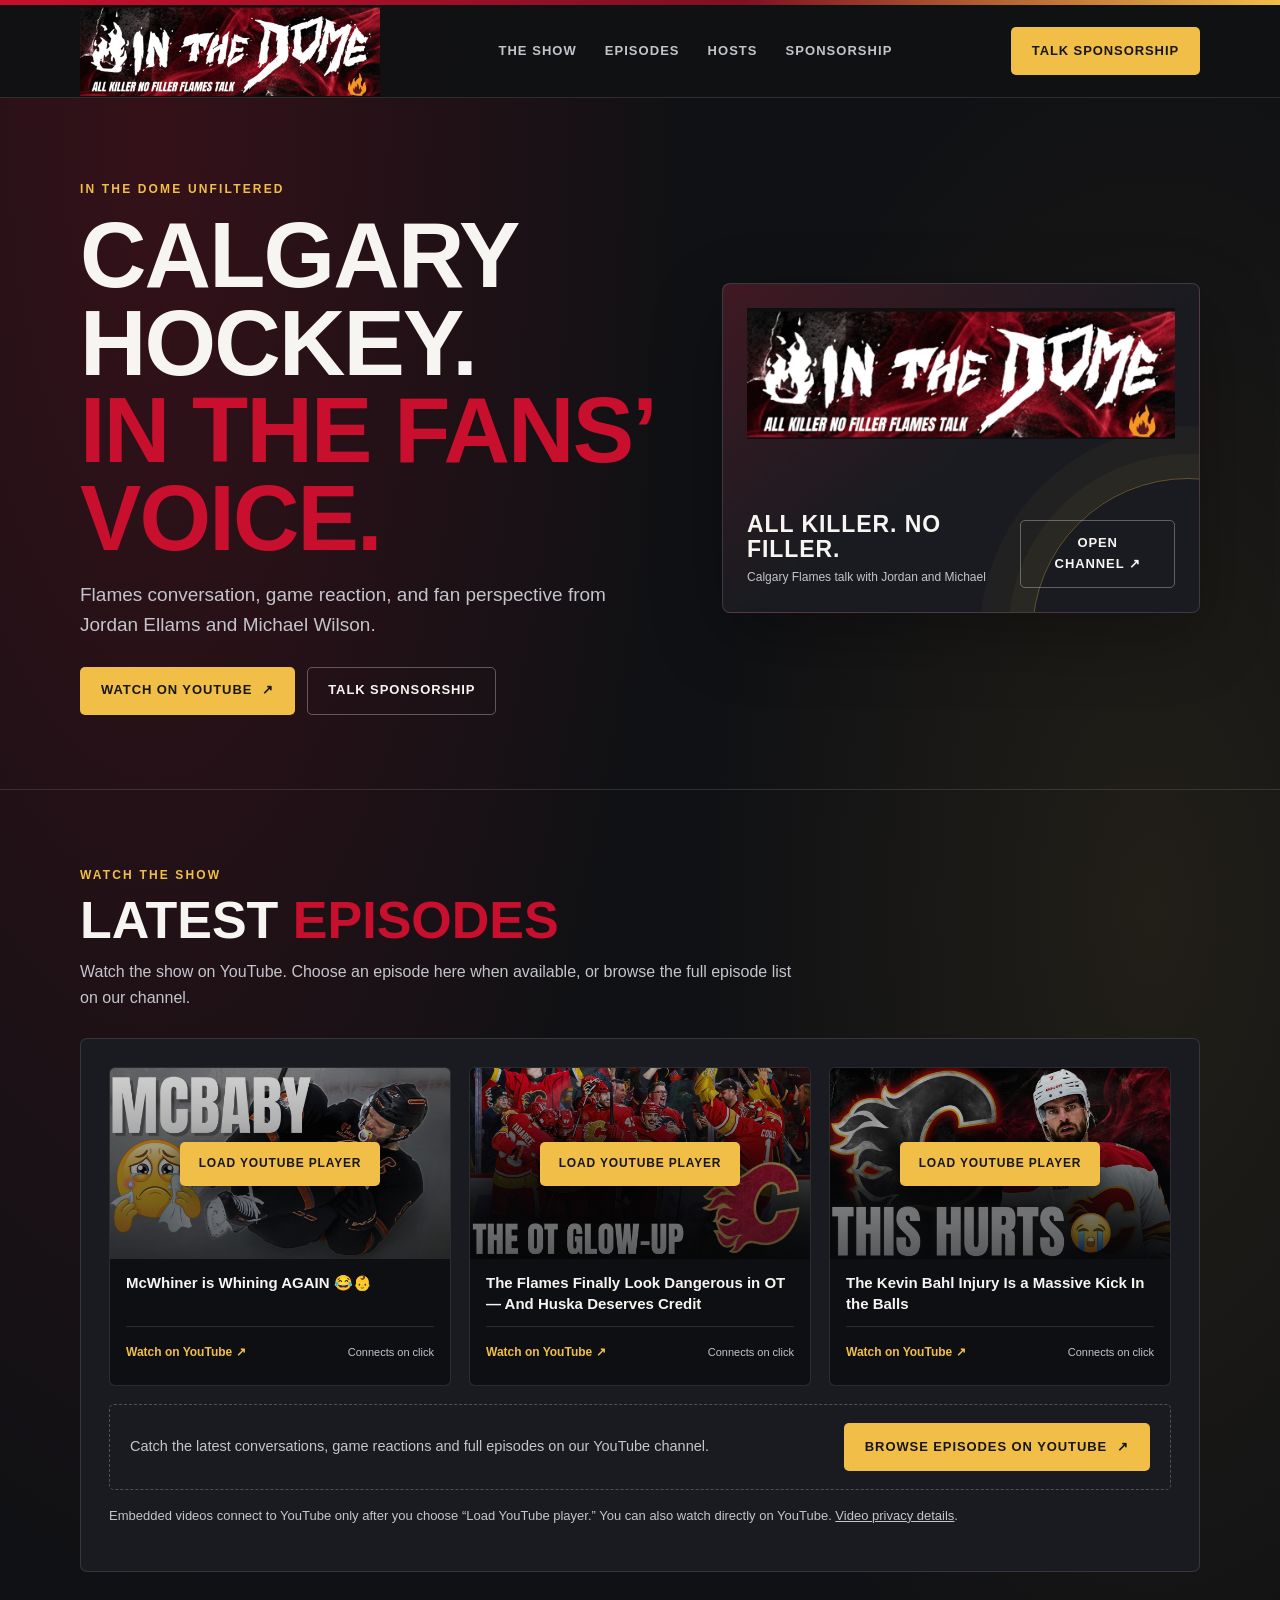
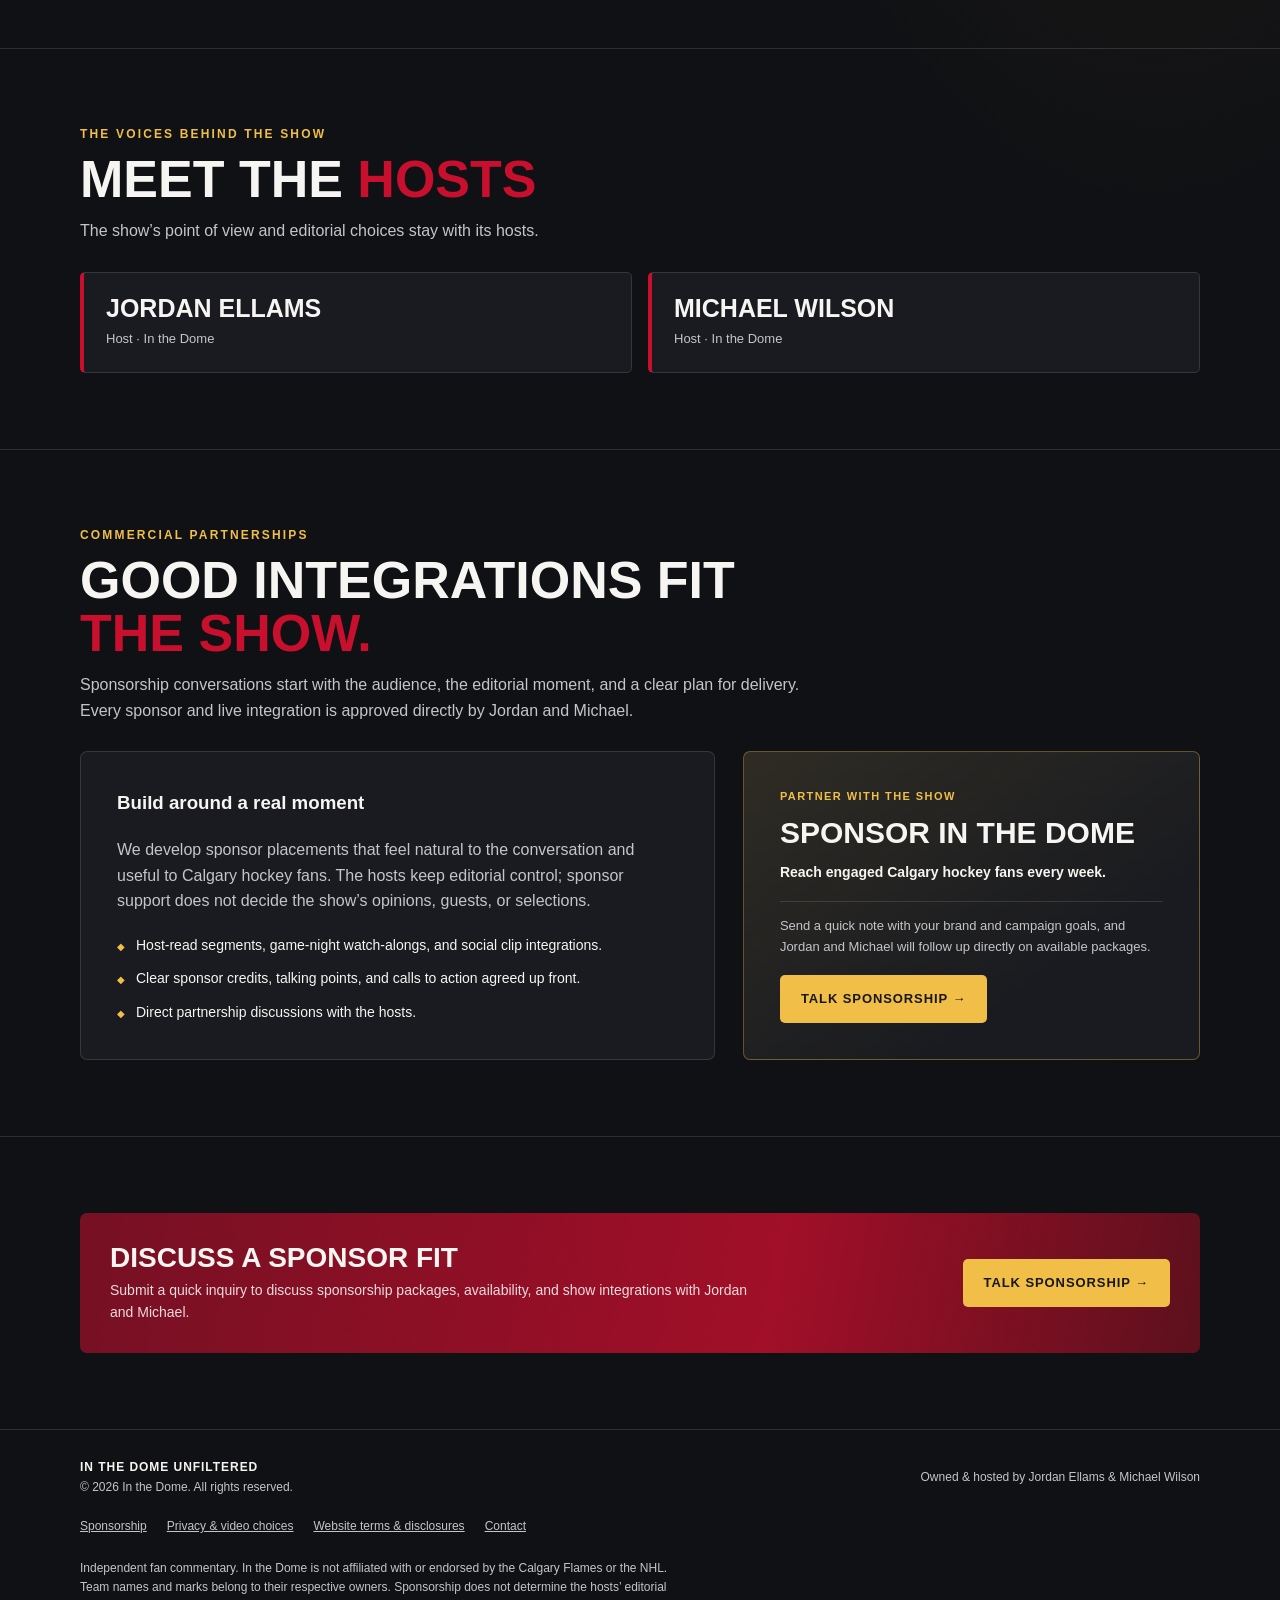
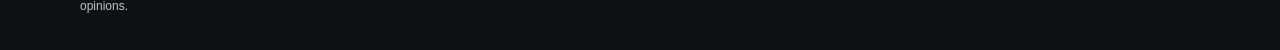
<file: index.html>
<!doctype html>
<html lang="en">
<head>
  <meta charset="utf-8">
  <meta name="viewport" content="width=device-width, initial-scale=1">
  <meta name="theme-color" content="#101114">
  <meta name="description" content="In the Dome Podcast — unfiltered Calgary Flames conversation, game reactions, and fan perspective from Jordan Ellams and Michael Wilson.">
  <link rel="canonical" href="https://inthedome.ca/">
  <meta property="og:type" content="website">
  <meta property="og:title" content="In the Dome Podcast">
  <meta property="og:description" content="Independent Calgary Flames conversation and game reactions with Jordan Ellams and Michael Wilson.">
  <meta property="og:url" content="https://inthedome.ca/">
  <meta property="og:image" content="https://inthedome.ca/assets/logo.png">
  <title>In the Dome Podcast | Unfiltered Calgary Flames Talk</title>
  <link rel="icon" type="image/png" href="assets/logo.png">
  <link rel="stylesheet" href="assets/site.css">
  <script src="assets/analytics.js"></script>
  <script async src="https://www.googletagmanager.com/gtag/js?id=G-X21CNC0YM0"></script>
</head>
<body>
  <a class="skip-link" href="#top">Skip to content</a>
  <div class="topline" aria-hidden="true"></div>
  <header class="site-header">
    <div class="wrap nav">
      <a class="brand" href="#top" aria-label="In the Dome Unfiltered home"><img src="assets/logo.png" alt="In the Dome — All Killer No Filler Flames Talk"></a>
      <nav aria-label="Main navigation">
        <ul class="nav-links">
          <li><a href="#show">The show</a></li>
          <li><a href="#episodes">Episodes</a></li>
          <li><a href="#hosts">Hosts</a></li>
          <li><a href="#sponsors">Sponsorship</a></li>
        </ul>
      </nav>
      <a class="button nav-cta" href="/sponsor">Talk sponsorship</a>
    </div>
  </header>

  <main id="top">
    <section class="hero" id="show">
      <div class="wrap hero-grid">
        <div>
          <div class="eyebrow">In the Dome Unfiltered</div>
          <h1>Calgary hockey.<span>In the fans’ voice.</span></h1>
          <p class="hero-copy">Flames conversation, game reaction, and fan perspective from Jordan Ellams and Michael Wilson.</p>
          <div class="hero-actions">
            <a class="button" href="https://www.youtube.com/@IntheDomeUnfiltered/videos" target="_blank" rel="noopener noreferrer">Watch on YouTube <span aria-hidden="true">↗</span></a>
            <a class="button secondary" href="/sponsor">Talk sponsorship</a>
          </div>
        </div>
        <div class="show-card" aria-label="In the Dome podcast">
          <img src="assets/logo.png" alt="In the Dome show logo">
          <div class="show-card-bottom">
            <div>
              <p class="show-card-title">All killer. No filler.</p>
              <p class="show-card-note">Calgary Flames talk with Jordan and Michael</p>
            </div>
            <a class="button secondary" href="https://www.youtube.com/@IntheDomeUnfiltered" target="_blank" rel="noopener noreferrer">Open channel ↗</a>
          </div>
        </div>
      </div>
    </section>

    <section class="section" id="episodes">
      <div class="wrap">
        <div class="section-head">
          <div class="eyebrow">Watch the show</div>
          <h2>Latest <span class="accent">episodes</span></h2>
          <p class="section-intro">Watch the show on YouTube. Choose an episode here when available, or browse the full episode list on our channel.</p>
        </div>
        <div class="episodes-panel">
          <div class="episode-grid" id="episode-list" hidden></div>
          <div class="episode-fallback" id="episode-fallback">
            <p>Catch the latest conversations, game reactions and full episodes on our YouTube channel.</p>
            <a class="button" href="https://www.youtube.com/@IntheDomeUnfiltered/videos" target="_blank" rel="noopener noreferrer">Browse episodes on YouTube <span aria-hidden="true">↗</span></a>
          </div>
          <p class="episode-help">Embedded videos connect to YouTube only after you choose “Load YouTube player.” You can also watch directly on YouTube. <a href="/privacy#youtube">Video privacy details</a>.</p>
          <button class="text-button" id="disable-embeds" type="button" hidden>Remove loaded YouTube players</button>
          <p class="episode-help" id="video-status" role="status" aria-live="polite"></p>
          <noscript><p class="episode-help">Use the YouTube channel link above to watch without JavaScript.</p></noscript>
        </div>
      </div>
    </section>

    <section class="section" id="hosts">
      <div class="wrap">
        <div class="section-head">
          <div class="eyebrow">The voices behind the show</div>
          <h2>Meet the <span class="accent">hosts</span></h2>
          <p class="section-intro">The show’s point of view and editorial choices stay with its hosts.</p>
        </div>
        <div class="hosts">
          <article class="host-card"><h3>Jordan Ellams</h3><p>Host · In the Dome</p></article>
          <article class="host-card"><h3>Michael Wilson</h3><p>Host · In the Dome</p></article>
        </div>
      </div>
    </section>

    <section class="section" id="sponsors">
      <div class="wrap">
        <div class="section-head">
          <div class="eyebrow">Commercial partnerships</div>
          <h2>Good integrations fit <span class="accent">the show.</span></h2>
          <p class="section-intro">Sponsorship conversations start with the audience, the editorial moment, and a clear plan for delivery. Every sponsor and live integration is approved directly by Jordan and Michael.</p>
        </div>
        <div class="sponsor-grid">
          <div class="sponsor-copy">
            <h3>Build around a real moment</h3>
            <p>We develop sponsor placements that feel natural to the conversation and useful to Calgary hockey fans. The hosts keep editorial control; sponsor support does not decide the show’s opinions, guests, or selections.</p>
            <ul class="principles">
              <li>Host-read segments, game-night watch-alongs, and social clip integrations.</li>
              <li>Clear sponsor credits, talking points, and calls to action agreed up front.</li>
              <li>Direct partnership discussions with the hosts.</li>
            </ul>
          </div>
          <aside class="partner-card">
            <div class="partner-label">Partner with the show</div>
            <h3>Sponsor In the Dome</h3>
            <p class="partner-tagline">Reach engaged Calgary hockey fans every week.</p>
            <p class="in-kind-note">Send a quick note with your brand and campaign goals, and Jordan and Michael will follow up directly on available packages.</p>
            <div style="margin-top:18px;"><a class="button" href="/sponsor">Talk sponsorship →</a></div>
          </aside>
        </div>
      </div>
    </section>

    <section class="section">
      <div class="wrap contact-band">
        <div>
          <h3>Discuss a sponsor fit</h3>
          <p>Submit a quick inquiry to discuss sponsorship packages, availability, and show integrations with Jordan and Michael.</p>
        </div>
        <a class="button" href="/sponsor">Talk sponsorship →</a>
      </div>
    </section>
  </main>

  <footer>
    <div class="wrap footer-row">
      <div><div class="footer-mark">In the Dome Unfiltered</div><div>© 2026 In the Dome. All rights reserved.</div></div>
      <div>Owned &amp; hosted by Jordan Ellams &amp; Michael Wilson</div>
    </div>
    <div class="wrap">
      <nav class="footer-links" aria-label="Website information"><a href="/sponsor">Sponsorship</a><a href="/privacy">Privacy &amp; video choices</a><a href="/terms">Website terms &amp; disclosures</a><a href="mailto:inthedomepod@gmail.com?subject=In%20the%20Dome%20website">Contact</a></nav>
      <p class="footer-disclosure">Independent fan commentary. In the Dome is not affiliated with or endorsed by the Calgary Flames or the NHL. Team names and marks belong to their respective owners. Sponsorship does not determine the hosts’ editorial opinions.</p>
    </div>
  </footer>
  <script src="assets/episodes-config.js" defer></script>
  <script src="assets/episodes.js" defer></script>
</body>
</html>
</file>
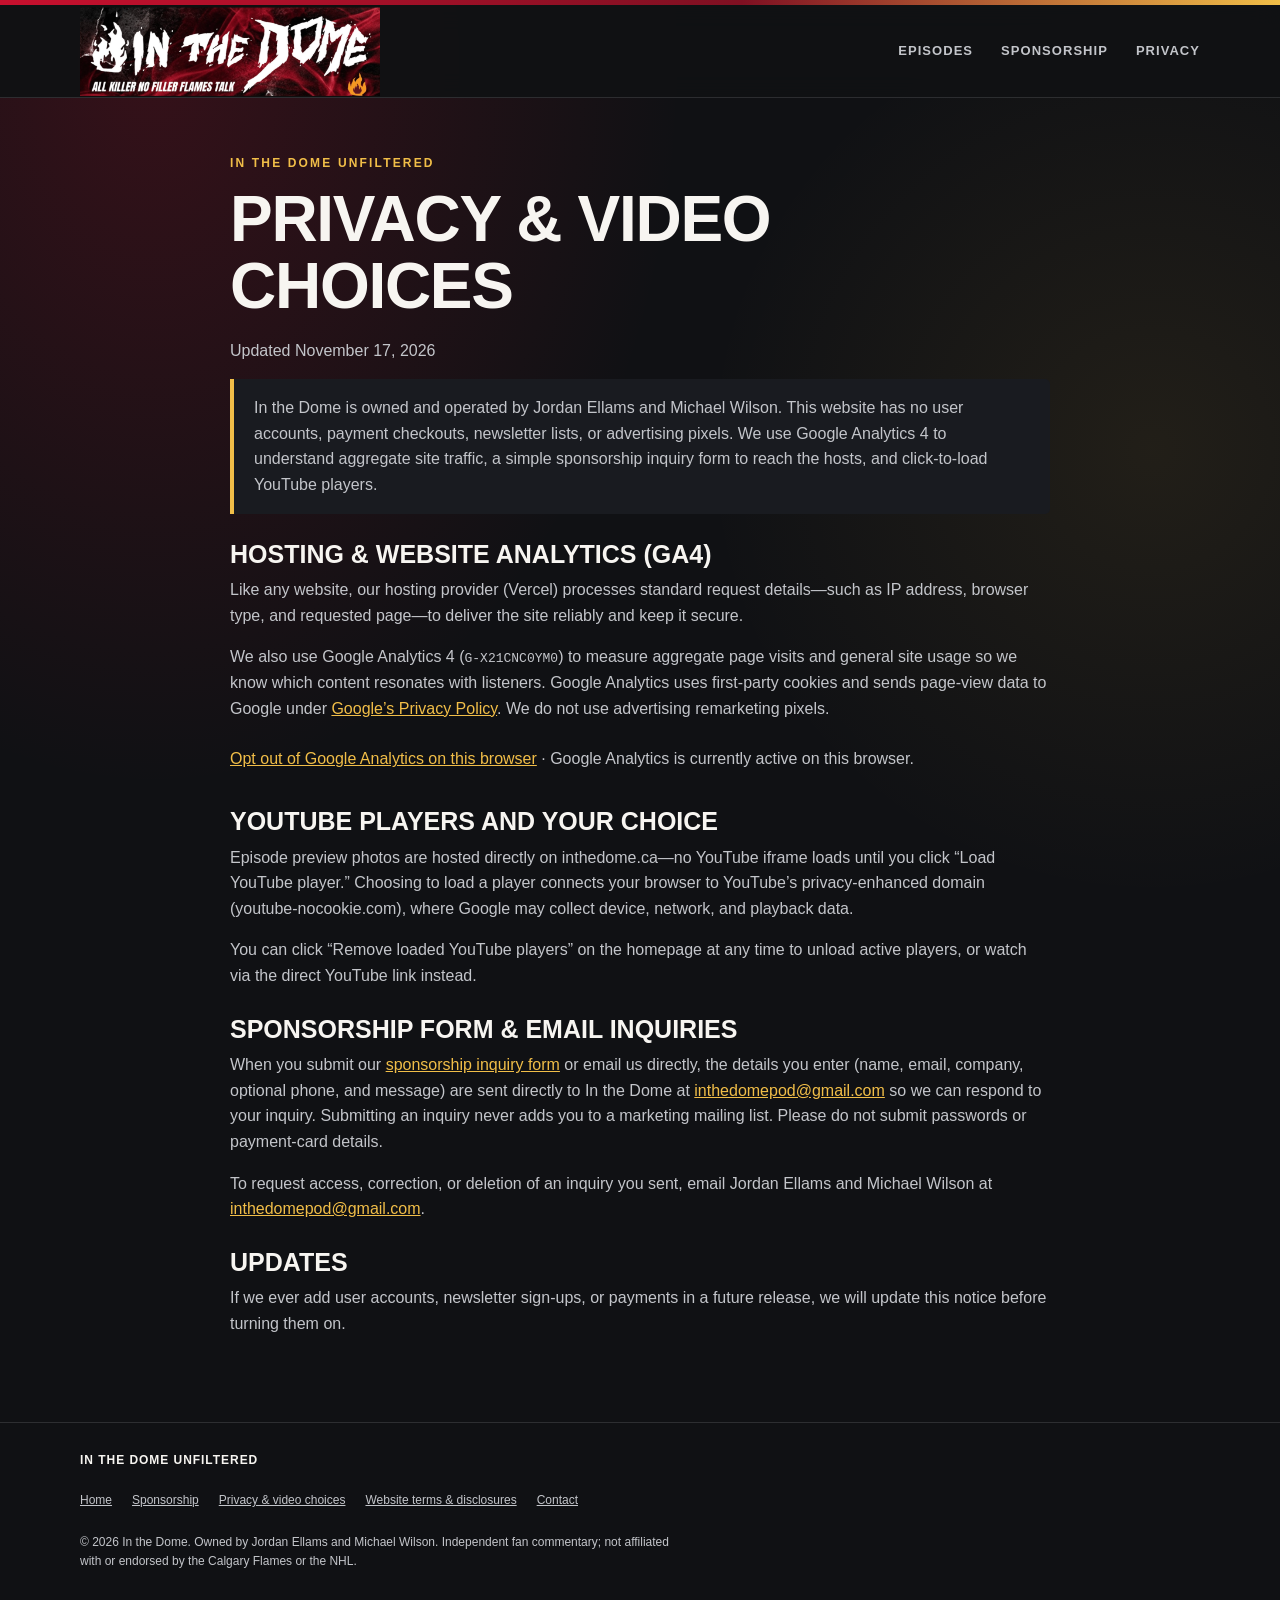
<file: privacy.html>
<!doctype html>
<html lang="en"><head>
  <meta charset="utf-8"><meta name="viewport" content="width=device-width, initial-scale=1">
  <meta name="theme-color" content="#101114"><meta name="description" content="Plain-language privacy, analytics, and YouTube player information for the In the Dome website.">
  <title>Privacy &amp; video choices | In the Dome</title>
  <link rel="canonical" href="https://inthedome.ca/privacy">
  <link rel="icon" type="image/png" href="assets/logo.png">
  <link rel="stylesheet" href="assets/site.css">
  <script src="assets/analytics.js"></script>
  <script async src="https://www.googletagmanager.com/gtag/js?id=G-X21CNC0YM0"></script>
</head><body>
<a class="skip-link" href="#content">Skip to content</a><div class="topline" aria-hidden="true"></div>
<header class="site-header"><div class="wrap nav"><a class="brand" href="/" aria-label="In the Dome home"><img src="assets/logo.png" alt="In the Dome — All Killer No Filler Flames Talk" width="300" height="92"></a><nav aria-label="Main navigation"><ul class="nav-links"><li><a href="/#episodes">Episodes</a></li><li><a href="/sponsor">Sponsorship</a></li><li><a href="/privacy">Privacy</a></li></ul></nav></div></header>
<main id="content" class="wrap policy"><div class="eyebrow">In the Dome Unfiltered</div><h1>Privacy &amp; video choices</h1>
<p>Updated November 17, 2026</p>
<p class="summary">In the Dome is owned and operated by Jordan Ellams and Michael Wilson. This website has no user accounts, payment checkouts, newsletter lists, or advertising pixels. We use Google Analytics 4 to understand aggregate site traffic, a simple sponsorship inquiry form to reach the hosts, and click-to-load YouTube players.</p>
<h2>Hosting &amp; website analytics (GA4)</h2>
<p>Like any website, our hosting provider (Vercel) processes standard request details—such as IP address, browser type, and requested page—to deliver the site reliably and keep it secure.</p>
<p>We also use Google Analytics 4 (<code>G-X21CNC0YM0</code>) to measure aggregate page visits and general site usage so we know which content resonates with listeners. Google Analytics uses first-party cookies and sends page-view data to Google under <a href="https://policies.google.com/privacy" target="_blank" rel="noopener noreferrer">Google’s Privacy Policy</a>. We do not use advertising remarketing pixels.</p>
<p><button class="text-button" id="toggle-analytics" type="button">Opt out of Google Analytics on this browser</button> · <span id="analytics-status" role="status" aria-live="polite"></span></p>
<h2 id="youtube">YouTube players and your choice</h2>
<p>Episode preview photos are hosted directly on inthedome.ca—no YouTube iframe loads until you click “Load YouTube player.” Choosing to load a player connects your browser to YouTube’s privacy-enhanced domain (youtube-nocookie.com), where Google may collect device, network, and playback data.</p>
<p>You can click “Remove loaded YouTube players” on the homepage at any time to unload active players, or watch via the direct YouTube link instead.</p>
<h2>Sponsorship form &amp; email inquiries</h2>
<p>When you submit our <a href="/sponsor">sponsorship inquiry form</a> or email us directly, the details you enter (name, email, company, optional phone, and message) are sent directly to In the Dome at <a href="mailto:inthedomepod@gmail.com">inthedomepod@gmail.com</a> so we can respond to your inquiry. Submitting an inquiry never adds you to a marketing mailing list. Please do not submit passwords or payment-card details.</p>
<p>To request access, correction, or deletion of an inquiry you sent, email Jordan Ellams and Michael Wilson at <a href="mailto:inthedomepod@gmail.com?subject=In%20the%20Dome%20privacy%20request">inthedomepod@gmail.com</a>.</p>
<h2>Updates</h2>
<p>If we ever add user accounts, newsletter sign-ups, or payments in a future release, we will update this notice before turning them on.</p>
</main>
<footer><div class="wrap"><div class="footer-mark">In the Dome Unfiltered</div><nav class="footer-links" aria-label="Website information"><a href="/">Home</a><a href="/sponsor">Sponsorship</a><a href="/privacy">Privacy &amp; video choices</a><a href="/terms">Website terms &amp; disclosures</a><a href="mailto:inthedomepod@gmail.com?subject=In%20the%20Dome%20website">Contact</a></nav><p class="footer-disclosure">© 2026 In the Dome. Owned by Jordan Ellams and Michael Wilson. Independent fan commentary; not affiliated with or endorsed by the Calgary Flames or the NHL.</p></div></footer>
</body></html>
</file>
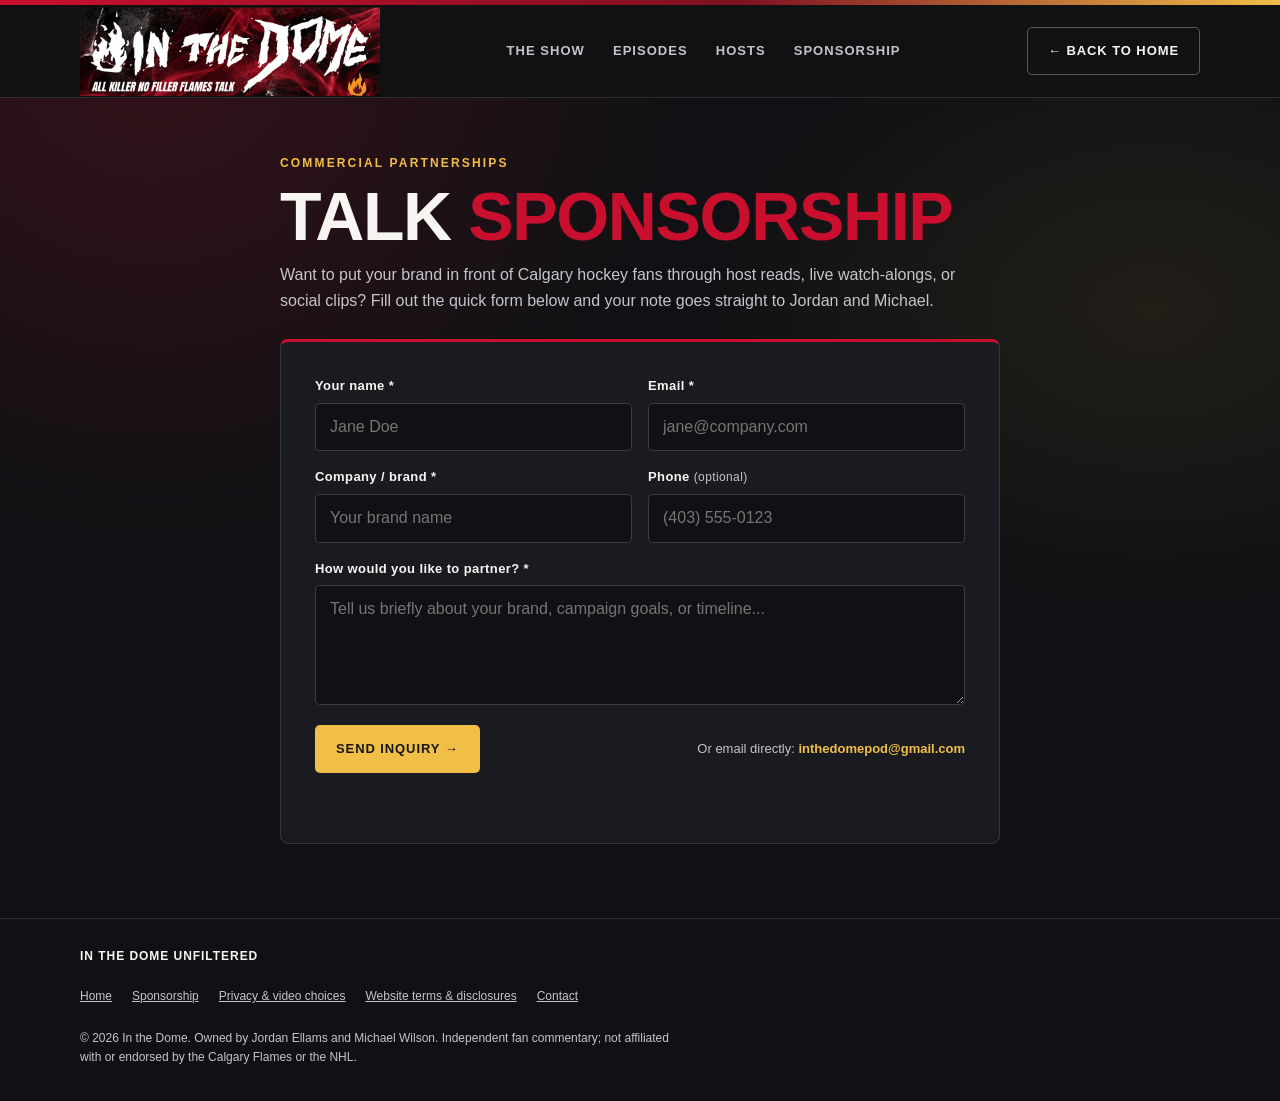
<file: sponsor.html>
<!doctype html>
<html lang="en"><head>
  <meta charset="utf-8"><meta name="viewport" content="width=device-width, initial-scale=1">
  <meta name="theme-color" content="#101114"><meta name="description" content="Partner with In the Dome — send a sponsorship inquiry directly to Jordan Ellams and Michael Wilson.">
  <title>Talk Sponsorship | In the Dome</title>
  <link rel="canonical" href="https://inthedome.ca/sponsor">
  <link rel="icon" type="image/png" href="assets/logo.png">
  <link rel="stylesheet" href="assets/site.css">
  <script src="assets/analytics.js"></script>
  <script async src="https://www.googletagmanager.com/gtag/js?id=G-X21CNC0YM0"></script>
</head><body>
<a class="skip-link" href="#content">Skip to content</a><div class="topline" aria-hidden="true"></div>
<header class="site-header"><div class="wrap nav"><a class="brand" href="/" aria-label="In the Dome home"><img src="assets/logo.png" alt="In the Dome — All Killer No Filler Flames Talk" width="300" height="92"></a><nav aria-label="Main navigation"><ul class="nav-links"><li><a href="/#show">The show</a></li><li><a href="/#episodes">Episodes</a></li><li><a href="/#hosts">Hosts</a></li><li><a href="/sponsor">Sponsorship</a></li></ul></nav><a class="button secondary nav-cta" href="/">← Back to home</a></div></header>

<main id="content" class="wrap sponsor-page">
  <div class="eyebrow">Commercial partnerships</div>
  <h1>Talk <span class="accent">sponsorship</span></h1>
  <p class="section-intro">Want to put your brand in front of Calgary hockey fans through host reads, live watch-alongs, or social clips? Fill out the quick form below and your note goes straight to Jordan and Michael.</p>

  <form class="sponsor-form-card" id="sponsor-form" action="/api/sponsor" method="post">
    <div class="hp-field" aria-hidden="true">
      <label for="website_hp">Leave this field empty</label>
      <input type="text" id="website_hp" name="website_hp" tabindex="-1" autocomplete="off">
    </div>

    <div class="form-row">
      <div class="field">
        <label for="sp-name">Your name *</label>
        <input type="text" id="sp-name" name="name" required maxlength="120" autocomplete="name" placeholder="Jane Doe">
      </div>
      <div class="field">
        <label for="sp-email">Email *</label>
        <input type="email" id="sp-email" name="email" required maxlength="160" autocomplete="email" placeholder="jane@company.com">
      </div>
    </div>

    <div class="form-row">
      <div class="field">
        <label for="sp-company">Company / brand *</label>
        <input type="text" id="sp-company" name="company" required maxlength="140" autocomplete="organization" placeholder="Your brand name">
      </div>
      <div class="field">
        <label for="sp-phone">Phone <span class="optional">(optional)</span></label>
        <input type="tel" id="sp-phone" name="phone" maxlength="40" autocomplete="tel" placeholder="(403) 555-0123">
      </div>
    </div>

    <div class="field">
      <label for="sp-message">How would you like to partner? *</label>
      <textarea id="sp-message" name="message" rows="4" required maxlength="3000" placeholder="Tell us briefly about your brand, campaign goals, or timeline..."></textarea>
    </div>

    <div class="form-actions">
      <button class="button" id="sponsor-submit" type="submit">Send inquiry →</button>
      <span class="direct-note">Or email directly: <a href="mailto:inthedomepod@gmail.com?subject=In%20the%20Dome%20sponsorship%20enquiry">inthedomepod@gmail.com</a></span>
    </div>

    <p class="form-status" id="sponsor-status" role="status" aria-live="polite"></p>
  </form>
</main>

<footer><div class="wrap"><div class="footer-mark">In the Dome Unfiltered</div><nav class="footer-links" aria-label="Website information"><a href="/">Home</a><a href="/sponsor">Sponsorship</a><a href="/privacy">Privacy &amp; video choices</a><a href="/terms">Website terms &amp; disclosures</a><a href="mailto:inthedomepod@gmail.com?subject=In%20the%20Dome%20website">Contact</a></nav><p class="footer-disclosure">© 2026 In the Dome. Owned by Jordan Ellams and Michael Wilson. Independent fan commentary; not affiliated with or endorsed by the Calgary Flames or the NHL.</p></div></footer>
<script src="assets/sponsor.js" defer></script>
</body></html>
</file>
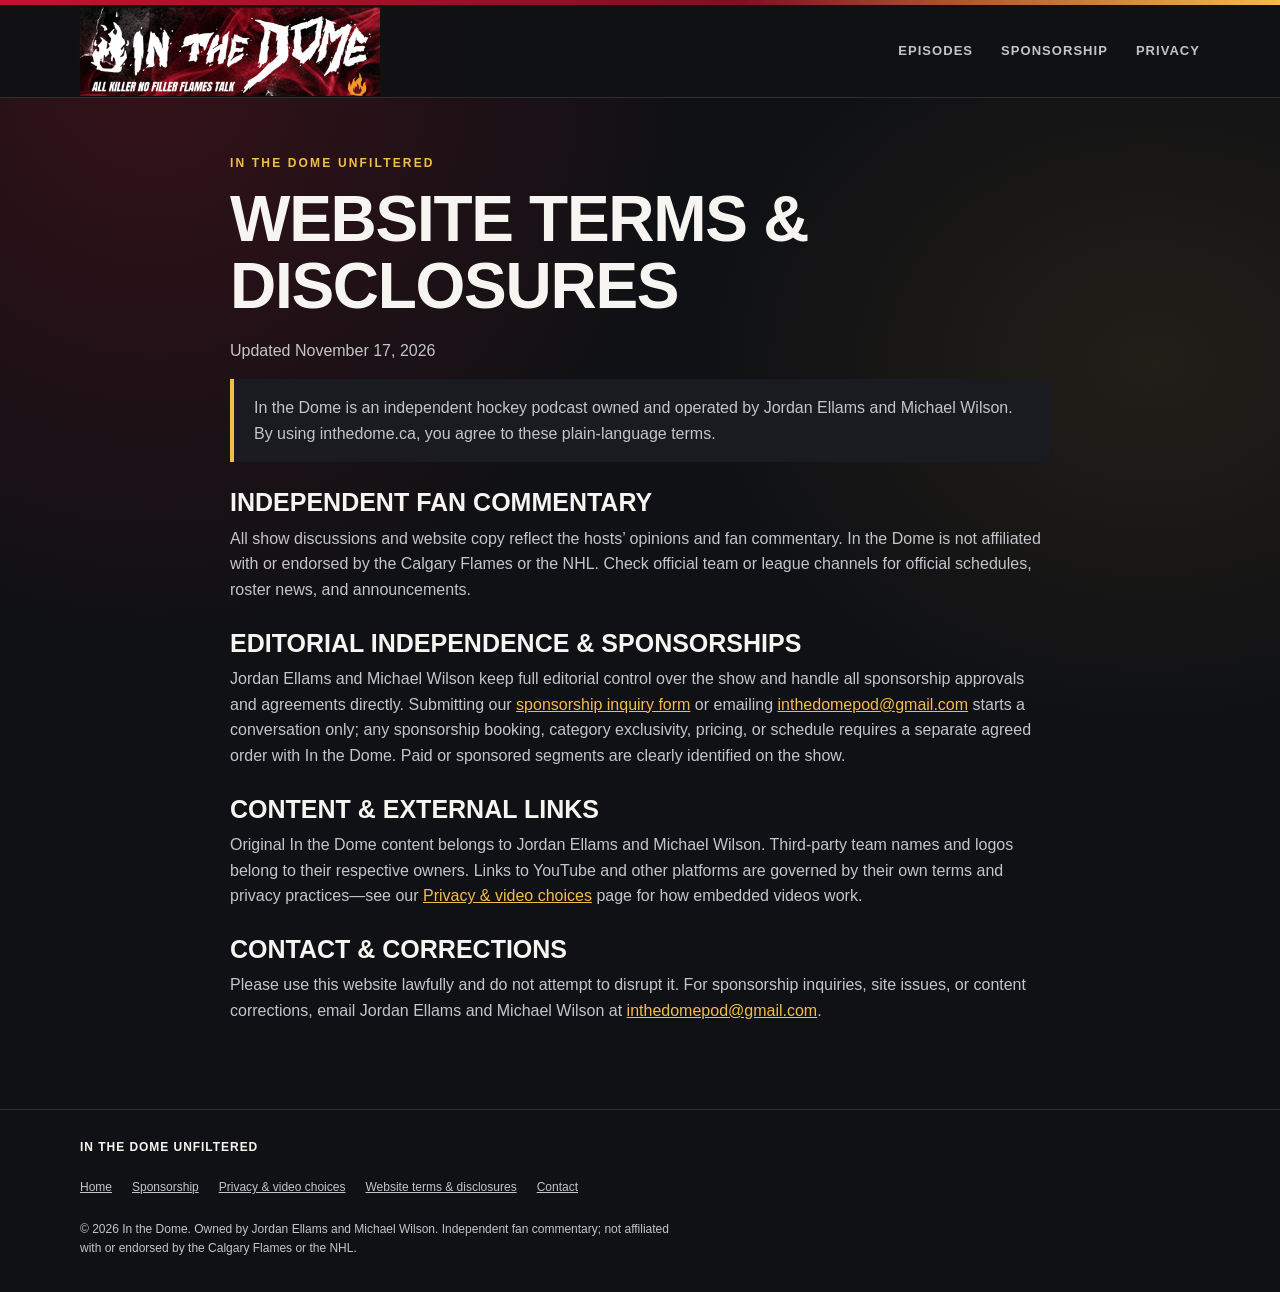
<file: terms.html>
<!doctype html>
<html lang="en"><head>
  <meta charset="utf-8"><meta name="viewport" content="width=device-width, initial-scale=1">
  <meta name="theme-color" content="#101114"><meta name="description" content="Website terms, independent fan commentary notice, and sponsorship disclosures for In the Dome.">
  <title>Website terms &amp; disclosures | In the Dome</title>
  <link rel="canonical" href="https://inthedome.ca/terms">
  <link rel="icon" type="image/png" href="assets/logo.png">
  <link rel="stylesheet" href="assets/site.css">
  <script src="assets/analytics.js"></script>
  <script async src="https://www.googletagmanager.com/gtag/js?id=G-X21CNC0YM0"></script>
</head><body>
<a class="skip-link" href="#content">Skip to content</a><div class="topline" aria-hidden="true"></div>
<header class="site-header"><div class="wrap nav"><a class="brand" href="/" aria-label="In the Dome home"><img src="assets/logo.png" alt="In the Dome — All Killer No Filler Flames Talk" width="300" height="92"></a><nav aria-label="Main navigation"><ul class="nav-links"><li><a href="/#episodes">Episodes</a></li><li><a href="/sponsor">Sponsorship</a></li><li><a href="/privacy">Privacy</a></li></ul></nav></div></header>
<main id="content" class="wrap policy"><div class="eyebrow">In the Dome Unfiltered</div><h1>Website terms &amp; disclosures</h1>
<p>Updated November 17, 2026</p>
<p class="summary">In the Dome is an independent hockey podcast owned and operated by Jordan Ellams and Michael Wilson. By using inthedome.ca, you agree to these plain-language terms.</p>
<h2>Independent fan commentary</h2>
<p>All show discussions and website copy reflect the hosts’ opinions and fan commentary. In the Dome is not affiliated with or endorsed by the Calgary Flames or the NHL. Check official team or league channels for official schedules, roster news, and announcements.</p>
<h2>Editorial independence &amp; sponsorships</h2>
<p>Jordan Ellams and Michael Wilson keep full editorial control over the show and handle all sponsorship approvals and agreements directly. Submitting our <a href="/sponsor">sponsorship inquiry form</a> or emailing <a href="mailto:inthedomepod@gmail.com?subject=In%20the%20Dome%20sponsorship%20enquiry">inthedomepod@gmail.com</a> starts a conversation only; any sponsorship booking, category exclusivity, pricing, or schedule requires a separate agreed order with In the Dome. Paid or sponsored segments are clearly identified on the show.</p>
<h2>Content &amp; external links</h2>
<p>Original In the Dome content belongs to Jordan Ellams and Michael Wilson. Third-party team names and logos belong to their respective owners. Links to YouTube and other platforms are governed by their own terms and privacy practices—see our <a href="/privacy#youtube">Privacy &amp; video choices</a> page for how embedded videos work.</p>
<h2>Contact &amp; corrections</h2>
<p>Please use this website lawfully and do not attempt to disrupt it. For sponsorship inquiries, site issues, or content corrections, email Jordan Ellams and Michael Wilson at <a href="mailto:inthedomepod@gmail.com?subject=In%20the%20Dome%20website%20request">inthedomepod@gmail.com</a>.</p>
</main>
<footer><div class="wrap"><div class="footer-mark">In the Dome Unfiltered</div><nav class="footer-links" aria-label="Website information"><a href="/">Home</a><a href="/sponsor">Sponsorship</a><a href="/privacy">Privacy &amp; video choices</a><a href="/terms">Website terms &amp; disclosures</a><a href="mailto:inthedomepod@gmail.com?subject=In%20the%20Dome%20website">Contact</a></nav><p class="footer-disclosure">© 2026 In the Dome. Owned by Jordan Ellams and Michael Wilson. Independent fan commentary; not affiliated with or endorsed by the Calgary Flames or the NHL.</p></div></footer>
</body></html>
</file>
<file: assets/site.css>
:root {
      color-scheme: dark;
      --ink: #101114;
      --panel: #191b20;
      --panel-light: #20232a;
      --red: #c8102e;
      --gold: #f1be48;
      --white: #f7f5f1;
      --muted: #c3c5ca;
      --line: rgba(255,255,255,.12);
      --body: Inter, "Avenir Next", Montserrat, Arial, sans-serif;
      --display: "Arial Narrow", "Avenir Next Condensed", Impact, sans-serif;
    }
    * { box-sizing: border-box; -webkit-tap-highlight-color: rgba(241,190,72,.16); }
    html { scroll-behavior: smooth; -webkit-text-size-adjust: 100%; overflow-x: clip; }
    body {
      margin: 0;
      overflow-x: clip;
      background:
        radial-gradient(ellipse at 12% 4%, rgba(200,16,46,.20), transparent 33rem),
        radial-gradient(ellipse at 90% 28%, rgba(241,190,72,.08), transparent 28rem),
        var(--ink);
      color: var(--white);
      font-family: var(--body);
      line-height: 1.6;
    }
    section[id] { scroll-margin-top: 96px; }
    a { color: inherit; }
    a:focus-visible { outline: 3px solid var(--gold); outline-offset: 4px; }
    .wrap { width: min(1120px, calc(100% - 40px)); margin: 0 auto; }
    .topline { height: 5px; background: linear-gradient(90deg, var(--red), #7f1022 58%, var(--gold)); }
    .site-header {
      position: sticky; top: 0; z-index: 20;
      background: rgba(16,17,20,.94); backdrop-filter: blur(12px); -webkit-backdrop-filter: blur(12px);
      border-bottom: 1px solid var(--line);
    }
    .nav { min-height: 82px; display: flex; align-items: center; justify-content: space-between; gap: 24px; }
    .brand { display: inline-flex; align-items: center; text-decoration: none; flex-shrink: 0; }
    .brand img { display: block; width: min(300px, 42vw); height: auto; }
    .nav-links { display: flex; align-items: center; gap: 28px; list-style: none; margin: 0; padding: 0; }
    .nav-links a { display: inline-flex; align-items: center; min-height: 36px; color: var(--muted); text-decoration: none; font-size: 13px; font-weight: 800; letter-spacing: .08em; text-transform: uppercase; white-space: nowrap; }
    .nav-links a:hover { color: var(--white); }
    .button {
      min-height: 48px; display: inline-flex; justify-content: center; align-items: center; gap: 10px;
      padding: 12px 20px; border: 1px solid transparent; border-radius: 5px;
      background: var(--gold); color: #171717; font-weight: 900; font-size: 13px;
      letter-spacing: .07em; text-decoration: none; text-transform: uppercase; text-align: center;
      transition: transform .18s ease, background .18s ease;
    }
    .button:hover { background: #ffd36c; transform: translateY(-2px); }
    .button:disabled { opacity: .65; cursor: not-allowed; transform: none; }
    .button.secondary { color: var(--white); background: transparent; border-color: rgba(255,255,255,.3); }
    .button.secondary:hover { background: rgba(255,255,255,.08); }
    .hero { padding: 82px 0 74px; }
    .hero-grid { display: grid; grid-template-columns: minmax(0, 1.1fr) minmax(300px, .9fr); align-items: center; gap: 58px; }
    .eyebrow { color: var(--gold); font-size: 12px; font-weight: 900; letter-spacing: .18em; text-transform: uppercase; }
    h1, h2, h3, p { margin-top: 0; overflow-wrap: break-word; }
    h1 { max-width: 720px; margin: 13px 0 18px; font: 900 clamp(38px, 7.4vw, 92px)/.95 var(--display); letter-spacing: -.02em; text-transform: uppercase; }
    h1 span { display: block; color: var(--red); }
    .hero-copy { max-width: 630px; color: var(--muted); font-size: clamp(15.5px, 2vw, 19px); }
    .hero-actions { display: flex; flex-wrap: wrap; gap: 12px; margin-top: 26px; }
    .show-card {
      position: relative; overflow: hidden; min-height: 330px; padding: 24px;
      display: flex; flex-direction: column; justify-content: space-between; gap: 18px;
      border: 1px solid rgba(255,255,255,.14); border-radius: 8px;
      background: linear-gradient(145deg, rgba(200,16,46,.22), transparent 52%), var(--panel);
      box-shadow: 0 22px 70px rgba(0,0,0,.3);
    }
    .show-card::after { content: ""; position: absolute; width: 310px; height: 310px; right: -145px; bottom: -178px; border: 1px solid rgba(241,190,72,.34); border-radius: 50%; box-shadow: 0 0 0 24px rgba(241,190,72,.04), 0 0 0 52px rgba(241,190,72,.035); pointer-events: none; }
    .show-card img { position: relative; z-index: 1; width: min(100%, 440px); height: auto; align-self: center; }
    .show-card-bottom { position: relative; z-index: 1; display: flex; align-items: end; justify-content: space-between; gap: 20px; }
    .show-card-title { margin: 0; font: 800 23px/1.1 var(--display); letter-spacing: .04em; text-transform: uppercase; }
    .show-card-note { margin: 6px 0 0; color: var(--muted); font-size: 12px; }
    .presenting-note { color: var(--gold); font-size: 11px; font-weight: 900; letter-spacing: .12em; text-transform: uppercase; }
    .episodes-panel { padding: clamp(16px, 3vw, 28px); border: 1px solid var(--line); border-radius: 7px; background: var(--panel); }
    .episode-frame { position: relative; width: 100%; aspect-ratio: 16 / 9; min-height: 190px; overflow: hidden; background: #090a0c; }
    .episode-frame iframe { position: absolute; inset: 0; width: 100%; height: 100%; border: 0; }
    .episode-grid { display: grid; grid-template-columns: repeat(3, minmax(0, 1fr)); gap: 18px; margin-bottom: 18px; }
    .episode-card { display: flex; flex-direction: column; overflow: hidden; border: 1px solid var(--line); border-radius: 6px; background: #0d0f13; transition: border-color .18s ease, transform .18s ease; }
    .episode-card:hover { border-color: rgba(241,190,72,.42); transform: translateY(-2px); }
    .episode-media { position: relative; width: 100%; aspect-ratio: 16 / 9; overflow: hidden; background: #090a0c; }
    .episode-thumb { display: block; width: 100%; height: 100%; object-fit: cover; transition: transform .28s ease; }
    .episode-card:hover .episode-thumb { transform: scale(1.03); }
    .episode-overlay { position: absolute; inset: 0; display: flex; align-items: center; justify-content: center; padding: 16px; background: linear-gradient(180deg, rgba(9,10,12,.18) 0%, rgba(9,10,12,.68) 100%); }
    .episode-play-btn { min-height: 44px; padding: 10px 18px; font-size: 12px; box-shadow: 0 8px 24px rgba(0,0,0,.55); }
    .episode-card-body { flex: 1; display: flex; flex-direction: column; justify-content: space-between; gap: 12px; padding: 14px 16px 16px; }
    .episode-card-title { margin: 0; color: var(--white); font-size: 15px; font-weight: 800; line-height: 1.35; display: -webkit-box; -webkit-line-clamp: 2; -webkit-box-orient: vertical; overflow: hidden; }
    .episode-card-meta { display: flex; align-items: center; justify-content: space-between; gap: 10px; padding-top: 10px; border-top: 1px solid var(--line); font-size: 12px; }
    .episode-direct-link { display: inline-flex; align-items: center; min-height: 32px; color: var(--gold); font-weight: 700; text-decoration: none; }
    .episode-direct-link:hover { text-decoration: underline; }
    .episode-privacy-tag { color: var(--muted); font-size: 11px; }
    .episode-fallback { display: flex; flex-wrap: wrap; align-items: center; justify-content: space-between; gap: 16px; padding: 18px 20px; border: 1px dashed rgba(255,255,255,.24); border-radius: 5px; }
    .episode-fallback p { max-width: 650px; margin: 0; color: var(--muted); font-size: 14.5px; }
    .partner-tagline { color: var(--white) !important; font-weight: 800; }
    .in-kind-note { margin-top: 18px !important; padding-top: 14px; border-top: 1px solid var(--line); font-size: 13px !important; }
    .section { padding: 76px 0; border-top: 1px solid var(--line); }
    .section-head { max-width: 720px; margin-bottom: 28px; }
    h2 { margin: 9px 0 12px; font: 900 clamp(30px, 5vw, 52px)/1.02 var(--display); text-transform: uppercase; }
    h2 .accent { color: var(--red); }
    .section-intro { margin-bottom: 0; color: var(--muted); font-size: 16px; }
    .hosts { display: grid; grid-template-columns: repeat(2, minmax(0,1fr)); gap: 16px; }
    .host-card { padding: 22px; border: 1px solid var(--line); border-left: 4px solid var(--red); border-radius: 5px; background: var(--panel); }
    .host-card h3 { margin: 0; font: 800 25px/1.1 var(--display); text-transform: uppercase; }
    .host-card p { margin: 7px 0 0; color: var(--muted); font-size: 13px; }
    .sponsor-grid { display: grid; grid-template-columns: minmax(0, 1fr) minmax(280px, .72fr); gap: 28px; align-items: stretch; }
    .sponsor-copy, .partner-card { padding: clamp(20px, 4vw, 36px); border: 1px solid var(--line); border-radius: 7px; background: var(--panel); }
    .sponsor-copy p { color: var(--muted); }
    .principles { display: grid; gap: 11px; margin: 20px 0 0; padding: 0; list-style: none; }
    .principles li { display: flex; gap: 11px; color: var(--white); font-size: 14px; }
    .principles li::before { content: "◆"; color: var(--gold); font-size: 10px; padding-top: 5px; flex-shrink: 0; }
    .partner-card { border-color: rgba(241,190,72,.34); background: linear-gradient(145deg, rgba(241,190,72,.10), transparent 70%), var(--panel); }
    .partner-card .partner-label { margin-bottom: 12px; color: var(--gold); font-size: 11px; font-weight: 900; letter-spacing: .13em; text-transform: uppercase; }
    .partner-card h3 { margin-bottom: 12px; font: 900 30px/1.02 var(--display); text-transform: uppercase; }
    .partner-card p { margin-bottom: 0; color: var(--muted); font-size: 14px; }
    .contact-band { display: flex; justify-content: space-between; align-items: center; gap: 24px; padding: clamp(22px, 4vw, 30px); border-radius: 7px; background: linear-gradient(100deg, #761023, #a10f28 62%, #5d101d); }
    .contact-band h3 { margin: 0 0 6px; font: 900 28px/1.04 var(--display); text-transform: uppercase; }
    .contact-band p { max-width: 650px; margin: 0; color: rgba(255,255,255,.85); font-size: 14px; }
    .contact-band .button { flex: 0 0 auto; }
    footer { padding: 28px 0 calc(34px + env(safe-area-inset-bottom, 0px)); border-top: 1px solid var(--line); color: var(--muted); font-size: 12px; }
    .footer-row { display: flex; justify-content: space-between; align-items: center; gap: 16px; }
    .footer-mark { color: var(--white); font-weight: 900; letter-spacing: .08em; text-transform: uppercase; }

    [hidden] { display: none !important; }
    button { font: inherit; cursor: pointer; }
    button:focus-visible { outline: 3px solid var(--gold); outline-offset: 4px; }
    .skip-link { position: absolute; left: 12px; top: -80px; z-index: 30; background: var(--gold); color: var(--ink); padding: 10px 18px; }
    .skip-link:focus { top: 8px; }
    .embed-choice { width: 100%; }
    .episode-help { color: var(--muted); font-size: 13px; margin: 16px 0 0; }
    .text-button { border: 0; background: transparent; padding: 0; color: var(--gold); text-decoration: underline; min-height: 44px; text-align: left; }
    .footer-links { display: flex; gap: 14px 20px; flex-wrap: wrap; margin-top: 12px; }
    .footer-links a { display: inline-flex; align-items: center; min-height: 36px; }
    .footer-disclosure { margin: 14px 0 0; max-width: 90ch; }
    .policy { max-width: 820px; padding: 56px 0 70px; }
    .policy h1 { font-size: clamp(34px, 6vw, 64px); line-height: 1.04; }
    .policy h2 { font-size: clamp(21px, 4vw, 25px); margin: 28px 0 10px; }
    .policy p, .policy li { color: var(--muted); }
    .policy a { color: var(--gold); }
    .policy .summary { border-left: 4px solid var(--gold); padding: 16px 20px; background: var(--panel); border-radius: 0 5px 5px 0; }

    /* Sponsorship Submission Page */
    .sponsor-page { max-width: 720px; padding: 56px 0 74px; }
    .sponsor-page h1 { margin: 10px 0 12px; font: 900 clamp(34px, 6.2vw, 68px)/.98 var(--display); text-transform: uppercase; }
    .sponsor-page h1 .accent { color: var(--red); display: inline; }
    .sponsor-form-card { margin-top: 26px; padding: clamp(18px, 4vw, 34px); border: 1px solid var(--line); border-top: 3px solid var(--red); border-radius: 8px; background: var(--panel); display: grid; gap: 16px; }
    .form-row { display: grid; grid-template-columns: repeat(2, minmax(0, 1fr)); gap: 16px; }
    .field { display: flex; flex-direction: column; gap: 6px; }
    .field label { color: var(--white); font-size: 13px; font-weight: 700; letter-spacing: .03em; }
    .field .optional { color: var(--muted); font-weight: 400; font-size: 12px; }
    /* 16px font-size prevents iOS Safari auto-zoom on focus */
    .field input, .field textarea { width: 100%; min-height: 48px; padding: 12px 14px; border: 1px solid rgba(255,255,255,.18); border-radius: 5px; background: #101114; color: var(--white); font: inherit; font-size: 16px; line-height: 1.4; transition: border-color .15s ease; }
    .field input:focus, .field textarea:focus { outline: none; border-color: var(--gold); box-shadow: 0 0 0 2px rgba(241,190,72,.22); }
    .field textarea { resize: vertical; min-height: 120px; }
    .form-actions { display: flex; flex-wrap: wrap; align-items: center; justify-content: space-between; gap: 14px; margin-top: 4px; }
    .direct-note { color: var(--muted); font-size: 13px; }
    .direct-note a { color: var(--gold); text-decoration: none; font-weight: 700; }
    .direct-note a:hover { text-decoration: underline; }
    .form-status { margin: 0; font-size: 14px; min-height: 20px; color: var(--muted); }
    .form-status.success { padding: 12px 14px; border-radius: 5px; background: rgba(16,185,129,.14); border: 1px solid rgba(16,185,129,.4); color: #a7f3d0; font-weight: 600; }
    .form-status.error { padding: 12px 14px; border-radius: 5px; background: rgba(200,16,46,.18); border: 1px solid rgba(200,16,46,.5); color: #fecdd3; font-weight: 600; }
    .hp-field { position: absolute; left: -9999px; width: 1px; height: 1px; overflow: hidden; }

    /* Tablet & Mobile Responsive Optimization */
    @media (max-width: 860px) {
      section[id] { scroll-margin-top: 112px; }
      .nav {
        min-height: auto;
        flex-wrap: wrap;
        align-items: center;
        justify-content: space-between;
        padding: 10px 0 8px;
        gap: 8px 12px;
      }
      .brand { order: 1; }
      .brand img { width: min(190px, 48vw); }
      .nav-cta {
        order: 2;
        min-height: 38px;
        padding: 8px 13px;
        font-size: 11px;
        letter-spacing: .05em;
      }
      .site-header nav {
        order: 3;
        width: 100%;
        border-top: 1px solid rgba(255,255,255,.08);
        padding-top: 6px;
      }
      .nav-links {
        justify-content: space-between;
        gap: 6px 12px;
        flex-wrap: wrap;
      }
      .nav-links a {
        min-height: 34px;
        font-size: 11.5px;
        letter-spacing: .06em;
      }
      .hero { padding: 42px 0 46px; }
      .hero-grid, .sponsor-grid, .episode-grid { grid-template-columns: 1fr; gap: 22px; }
      .show-card { min-height: 260px; }
      .contact-band { align-items: flex-start; flex-direction: column; }
    }

    @media (max-width: 640px) {
      .wrap { width: calc(100% - 28px); }
      .form-row { grid-template-columns: 1fr; gap: 14px; }
      .hosts { grid-template-columns: 1fr; gap: 12px; }
      .section { padding: 46px 0; }
      .section-head { margin-bottom: 22px; }
      .section-intro { font-size: 15px; }
      .policy, .sponsor-page { padding: 34px 0 52px; }
      .hero { padding: 34px 0 40px; }
      .hero-actions { flex-direction: column; align-items: stretch; gap: 10px; margin-top: 22px; }
      .hero-actions .button,
      .episode-fallback .button,
      .partner-card .button,
      .contact-band .button,
      .form-actions .button {
        width: 100%;
      }
      .form-actions { flex-direction: column; align-items: stretch; gap: 12px; }
      .direct-note { text-align: center; }
      .show-card { padding: 18px; min-height: 230px; }
      .show-card-bottom { align-items: stretch; flex-direction: column; gap: 14px; }
      .show-card-bottom .button { width: 100%; }
      .footer-row { align-items: flex-start; flex-direction: column; gap: 6px; }
    }

    @media (max-width: 380px) {
      .brand img { width: min(160px, 45vw); }
      .nav-cta { padding: 7px 10px; font-size: 10.5px; }
      .nav-links a { font-size: 10.5px; letter-spacing: .04em; }
    }

    @media (prefers-reduced-motion: reduce) { *, *::before, *::after { scroll-behavior: auto !important; transition: none !important; } }
</file>
